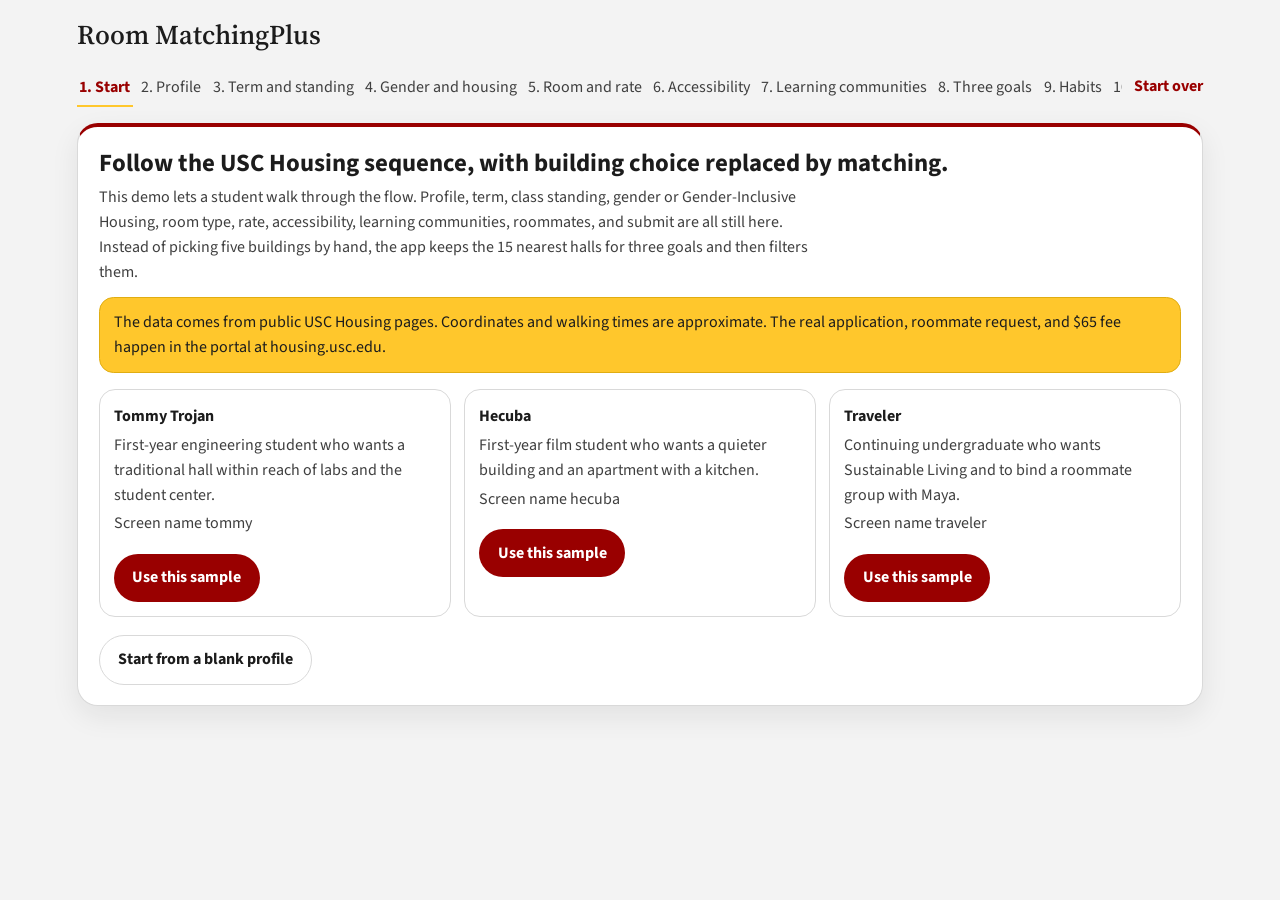
<file: dorms/index.html>
<!DOCTYPE html>
<html lang="en">
  <head>
    <meta charset="utf-8" />
    <meta name="viewport" content="width=device-width, initial-scale=1" />
    <title>USC dorm matching demo</title>
    <link rel="icon" href="data:image/svg+xml,%3Csvg xmlns='http://www.w3.org/2000/svg' viewBox='0 0 32 32'%3E%3Crect width='32' height='32' rx='6' fill='%23990000'/%3E%3Ctext x='16' y='21' text-anchor='middle' font-size='12' fill='white' font-family='sans-serif'%3ESC%3C/text%3E%3C/svg%3E" />
    <link rel="preconnect" href="https://fonts.googleapis.com" />
    <link rel="preconnect" href="https://fonts.gstatic.com" crossorigin />
    <link href="https://fonts.googleapis.com/css2?family=Source+Sans+3:wght@400;600;700&family=Source+Serif+4:opsz,wght@8..60,560&display=swap" rel="stylesheet" />
    <link rel="stylesheet" href="css/app.css" />
  </head>
  <body>
    <h1 class="room-title">Room MatchingPlus</h1>
    <main id="app" aria-live="polite"></main>
    <script type="module" src="js/app.js"></script>
  </body>
</html>
</file>
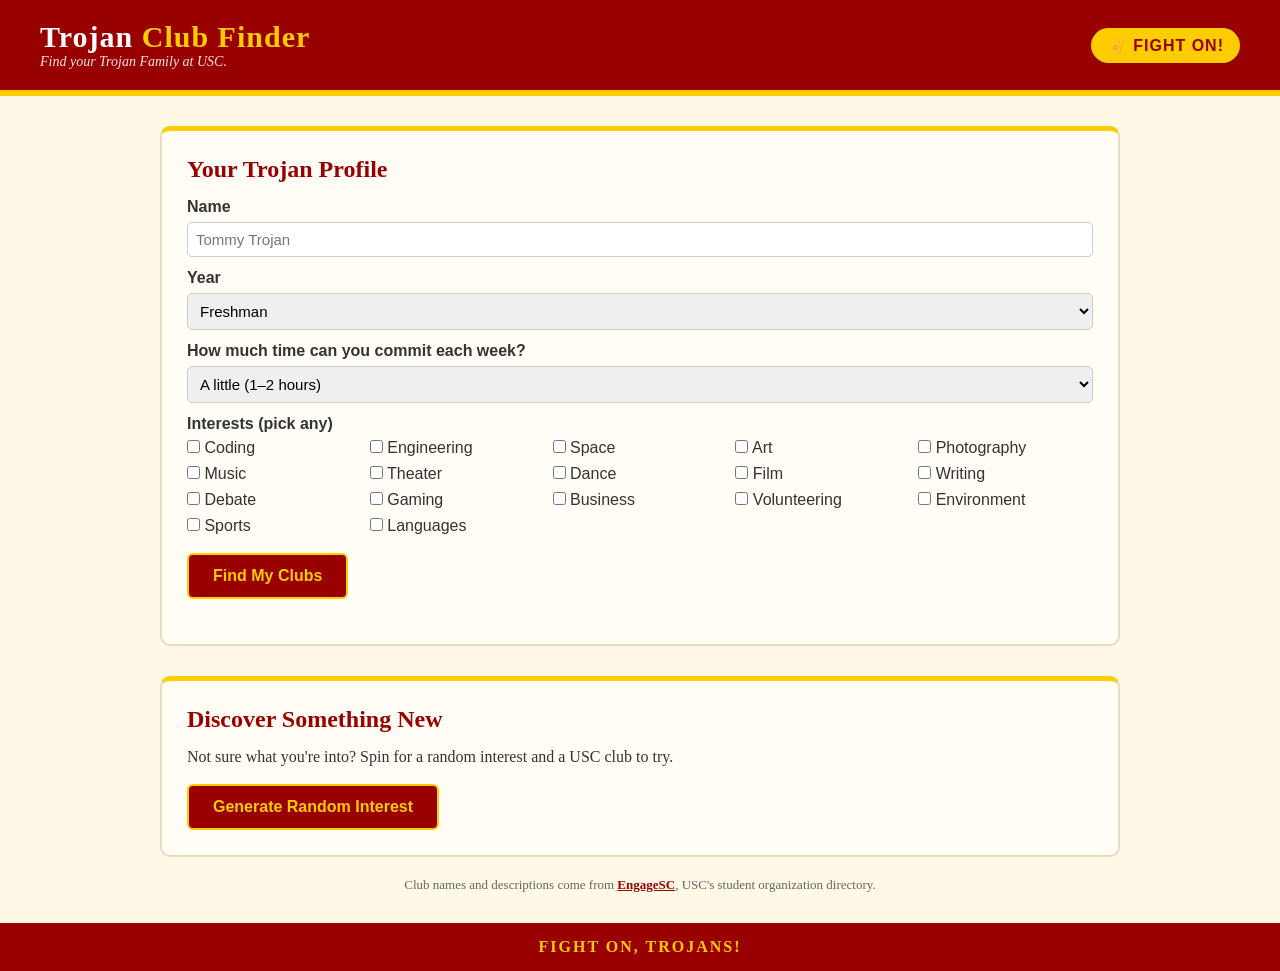
<file: clubs.html>
<!DOCTYPE html>
<html lang="en">
<head>
  <meta charset="UTF-8">
  <meta name="viewport" content="width=device-width, initial-scale=1.0">
  <title>Trojan Club Finder</title>
  <script>if(new URLSearchParams(location.search).has("embed"))document.documentElement.classList.add("embed");</script>
  <link href="https://fonts.googleapis.com/css2?family=Fraunces:opsz,wght@9..144,600;9..144,800&family=Inter:wght@400;500;600;700&display=swap" rel="stylesheet">
  <style>
    .intro{display:none}
    .embed body>header,.embed body>footer{display:none}
    .embed .intro{display:block;max-width:900px;margin:0 auto;padding:28px 20px 0}
    .intro .eyebrow{display:inline-flex;align-items:center;gap:6px;font:600 12px Inter,system-ui,sans-serif;letter-spacing:.06em;text-transform:uppercase;color:#990000;background:rgba(255,204,0,.28);padding:4px 10px;border-radius:999px}
    .intro h2{font-family:Fraunces,Georgia,serif;font-weight:800;font-size:clamp(26px,4vw,34px);color:#1f1a16;margin:10px 0 6px;line-height:1.15}
    .intro p{font:400 15px/1.55 Inter,system-ui,sans-serif;color:#5e574f;margin:0;max-width:560px}
    :root {
      --cardinal: #990000;
      --cardinal-dark: #730000;
      --gold: #FFCC00;
      --cream: #FFF8E7;
      --card-bg: #FFFDF5;
      --border: #E8DCC0;
    }
    * { box-sizing: border-box; margin: 0; padding: 0; }
    body { font-family: Georgia, "Times New Roman", serif; background-color: var(--cream); color: #333; }

    /* ---------- Top tab (cardinal red) ---------- */
    header {
      background-color: var(--cardinal);
      color: white;
      padding: 20px 40px;
      border-bottom: 6px solid var(--gold);
      display: flex;
      justify-content: space-between;
      align-items: center;
      flex-wrap: wrap;
      gap: 10px;
    }
    header h1 { font-size: 30px; letter-spacing: 1px; }
    header h1 span { color: var(--gold); }
    header p { font-size: 14px; opacity: 0.9; font-style: italic; }
    .fight-on {
      background-color: var(--gold);
      color: var(--cardinal);
      font-weight: bold;
      padding: 8px 16px;
      border-radius: 20px;
      font-family: Arial, sans-serif;
      letter-spacing: 1px;
    }

    /* ---------- Middle (cream) ---------- */
    main { background-color: var(--cream); max-width: 1000px; margin: 0 auto; padding: 30px 20px; }
    section {
      background-color: var(--card-bg);
      border: 2px solid var(--border);
      border-top: 5px solid var(--gold);
      border-radius: 10px;
      padding: 25px;
      margin-bottom: 30px;
    }
    h2 { color: var(--cardinal); margin-bottom: 15px; }
    label { font-weight: bold; display: block; margin: 12px 0 6px; font-family: Arial, sans-serif; }
    input[type="text"], select {
      width: 100%; padding: 8px; border: 1px solid #ccc; border-radius: 5px; font-size: 15px;
    }
    .checkbox-grid { display: grid; grid-template-columns: repeat(auto-fill, minmax(150px, 1fr)); gap: 8px; }
    .checkbox-grid label { font-weight: normal; margin: 0; cursor: pointer; }
    input[type="checkbox"] { accent-color: var(--cardinal); }

    button {
      background-color: var(--cardinal);
      color: var(--gold);
      border: 2px solid var(--gold);
      padding: 12px 24px;
      border-radius: 6px;
      font-size: 16px;
      font-weight: bold;
      cursor: pointer;
      margin-top: 18px;
    }
    button:hover { background-color: var(--cardinal-dark); }

    a { color: var(--cardinal); font-weight: bold; }

    /* ---------- Results ---------- */
    #results { display: grid; grid-template-columns: repeat(auto-fill, minmax(260px, 1fr)); gap: 15px; margin-top: 20px; }
    .club-card {
      background-color: white;
      border-left: 6px solid var(--cardinal);
      border-radius: 8px;
      padding: 15px;
      box-shadow: 0 2px 5px rgba(0,0,0,0.08);
    }
    .club-card h3 { margin-bottom: 6px; color: var(--cardinal); }
    .club-card .match {
      display: inline-block;
      background-color: var(--gold);
      color: var(--cardinal);
      font-weight: bold;
      padding: 2px 10px;
      border-radius: 12px;
      margin-bottom: 8px;
      font-family: Arial, sans-serif;
    }
    .badge {
      display: inline-block;
      font-size: 12px;
      font-family: Arial, sans-serif;
      font-weight: bold;
      padding: 2px 8px;
      border-radius: 10px;
      margin-left: 6px;
    }
    .badge.open  { background-color: #E3F2E1; color: #2E6B2A; }
    .badge.apply { background-color: #F7DCDC; color: var(--cardinal); }
    .club-card .desc { font-size: 14px; margin-bottom: 8px; }
    .club-card .info { font-size: 13px; color: #666; font-family: Arial, sans-serif; margin-bottom: 4px; }

    /* ---------- Random interest ---------- */
    #randomBox {
      text-align: center;
      margin-top: 20px;
      padding: 25px;
      background-color: #FFF1D6;
      border: 2px dashed var(--gold);
      border-radius: 10px;
      display: none;
    }
    #randomBox h3 { font-size: 26px; color: var(--cardinal); margin-bottom: 8px; }
    .empty { color: #888; font-style: italic; }

    .source { font-size: 13px; color: #666; text-align: center; margin-top: -10px; }

    footer {
      background-color: var(--cardinal);
      color: var(--gold);
      text-align: center;
      padding: 15px;
      font-weight: bold;
      letter-spacing: 2px;
    }
    /* ---------- Embedded in TrojanMatch: match the app's look ---------- */
    .embed body{font-family:Inter,system-ui,-apple-system,sans-serif;background:#fbf7ef;color:#1f1a16;-webkit-font-smoothing:antialiased}
    .embed main{max-width:900px;padding:20px 20px 48px;background:transparent}
    .embed section{background:#fff;border:1px solid rgba(60,30,10,.10);border-radius:22px;padding:24px;margin-bottom:18px}
    .embed section>h2{font-family:Fraunces,Georgia,serif;font-weight:800;font-size:22px;color:#1f1a16;margin-bottom:6px}
    .embed section>p{color:#5e574f;font-size:14px;line-height:1.55}
    .embed label{font-family:Inter,system-ui,sans-serif;font-weight:600;font-size:13px;color:#1f1a16;margin:16px 0 8px}
    .embed input[type="text"],.embed select{height:46px;border-radius:999px;border:1px solid rgba(60,30,10,.18);background-color:#fff;padding:0 18px;font:400 14px Inter,system-ui,sans-serif;color:#1f1a16;transition:border-color .15s, box-shadow .15s}
    .embed select{-webkit-appearance:none;appearance:none;padding-right:42px;background-image:url("data:image/svg+xml,%3Csvg xmlns='http://www.w3.org/2000/svg' width='12' height='8' viewBox='0 0 12 8'%3E%3Cpath d='M1 1l5 5 5-5' fill='none' stroke='%23990000' stroke-width='2' stroke-linecap='round' stroke-linejoin='round'/%3E%3C/svg%3E");background-repeat:no-repeat;background-position:right 18px center}
    .embed input[type="text"]:focus,.embed select:focus{outline:none;border-color:#990000;box-shadow:0 0 0 3px rgba(153,0,0,.15)}
    .embed .checkbox-grid{display:flex;flex-wrap:wrap;gap:8px}
    .embed .checkbox-grid label{position:relative;display:inline-flex;align-items:center;gap:6px;margin:0;padding:8px 14px;border-radius:999px;border:1px solid rgba(60,30,10,.18);background:#fff;font-weight:500;font-size:13px;color:#1f1a16;cursor:pointer;user-select:none;transition:all .15s}
    .embed .checkbox-grid label::before{content:"+";font-weight:700;color:#990000;width:10px;text-align:center}
    .embed .checkbox-grid label:hover{border-color:#990000;transform:translateY(-1px)}
    .embed .checkbox-grid input{position:absolute;opacity:0;width:1px;height:1px;pointer-events:none}
    .embed .checkbox-grid label:has(input:checked){background:#990000;border-color:#990000;color:#fff}
    .embed .checkbox-grid label:has(input:checked)::before{content:"\2713";color:#FFCC00}
    .embed .checkbox-grid label:has(input:focus-visible){box-shadow:0 0 0 3px rgba(153,0,0,.3)}
    .embed button{display:inline-flex;align-items:center;gap:8px;border-radius:999px;background:#990000;color:#fff;border:1.5px solid #990000;padding:12px 24px;font:600 15px Inter,system-ui,sans-serif;margin-top:22px;transition:background .15s, transform .1s}
    .embed button:hover{background:#6b0000}
    .embed button:active{transform:scale(.97)}
    .embed section+section button{background:transparent;color:#990000}
    .embed section+section button:hover{background:rgba(153,0,0,.06)}
    .embed #results{gap:12px;margin-top:22px}
    .embed #results>p{font-size:14px;color:#5e574f}
    .embed .club-card{background:#fff;border:1px solid rgba(60,30,10,.12);border-left:1px solid rgba(60,30,10,.12);border-radius:18px;padding:16px 18px;box-shadow:none;transition:transform .2s, border-color .2s}
    .embed .club-card:hover{transform:translateY(-3px);border-color:#990000}
    .embed .club-card h3{font-family:Fraunces,Georgia,serif;font-weight:800;font-size:18px;color:#1f1a16;margin-bottom:8px}
    .embed .club-card .match{background:rgba(255,204,0,.35);color:#990000;font:700 11px Inter,system-ui,sans-serif;padding:3px 10px;border-radius:999px}
    .embed .badge{font:600 11px Inter,system-ui,sans-serif;border-radius:999px;padding:3px 9px}
    .embed .club-card .desc{font-size:13px;color:#5e574f;line-height:1.5}
    .embed .club-card .info{font:400 12px Inter,system-ui,sans-serif;color:#8c847a}
    .embed #randomBox{border-radius:18px;border:1.5px dashed #FFCC00;background:#fffaf0}
    .embed #randomBox h3{font-family:Fraunces,Georgia,serif;font-weight:800;color:#990000}
    .embed .empty{font-style:normal;color:#8c847a;font-size:14px}
    .embed .source{font-size:12px;color:#8c847a;margin-top:4px}
    .embed a{color:#990000;font-weight:600}
  </style>
</head>
<body>

  <header>
    <div>
      <h1>Trojan <span>Club Finder</span></h1>
      <p>Find your Trojan Family at USC.</p>
    </div>
    <div class="fight-on">✌ FIGHT ON!</div>
  </header>

  <div class="intro"><span class="eyebrow">Club matching</span><h2>Clubs picked for you</h2><p>Tell us your year, free time, and interests. We'll match you with student orgs from EngageSC.</p></div>

  <main>
    <section>
      <h2>Your Trojan Profile</h2>

      <label for="name">Name</label>
      <input type="text" id="name" placeholder="Tommy Trojan">

      <label for="year">Year</label>
      <select id="year">
        <option>Freshman</option>
        <option>Sophomore</option>
        <option>Junior</option>
        <option>Senior</option>
        <option>Grad Student</option>
      </select>

      <label for="time">How much time can you commit each week?</label>
      <select id="time">
        <option value="1">A little (1–2 hours)</option>
        <option value="2">Some (3–5 hours)</option>
        <option value="3">A lot (6+ hours)</option>
      </select>

      <label>Interests (pick any)</label>
      <div class="checkbox-grid" id="interestList"></div>

      <button onclick="findMatches()">Find My Clubs</button>

      <div id="results"></div>
    </section>

    <section>
      <h2>Discover Something New</h2>
      <p>Not sure what you're into? Spin for a random interest and a USC club to try.</p>
      <button onclick="randomInterest()">Generate Random Interest</button>

      <div id="randomBox">
        <h3 id="randomTitle"></h3>
        <p id="randomDesc"></p>
        <p id="randomClub" style="margin-top:10px;"></p>
      </div>
    </section>

    <p class="source">
      Club names and descriptions come from
      <a href="https://engage.usc.edu/club_signup" target="_blank">EngageSC</a>,
      USC's student organization directory.
    </p>
  </main>

  <footer>FIGHT ON, TROJANS!</footer>

  <script>
    const interests = [
      "Coding", "Engineering", "Space", "Art", "Photography", "Music",
      "Theater", "Dance", "Film", "Writing", "Debate", "Gaming",
      "Business", "Volunteering", "Environment", "Sports", "Languages"
    ];

    // Real USC clubs from EngageSC (engage.usc.edu).
    // "time" is a rough estimate of weekly commitment: 1 = low, 2 = medium, 3 = high.
    // "join": "open" = anyone can join, "apply" = application, audition, or tryout.
    // Join types are best guesses - check each club's page to confirm.
    const clubs = [
      { name: "HackSC", tags: ["Coding", "Engineering", "Business"], time: 2, join: "apply",
        desc: "A hackathon where 800+ hackers, designers, and visionaries spend a weekend building projects together.",
        link: "https://hacksc.com" },
      { name: "Association for Computing Machinery (ACM)", tags: ["Coding", "Engineering"], time: 2, join: "open",
        desc: "USC's student chapter of ACM and the largest student-run computer science organization on campus.",
        link: "http://www.uscacm.org/" },
      { name: "Rocket Propulsion Laboratory", tags: ["Engineering", "Space"], time: 3, join: "apply",
        desc: "A student-run lab that designs, builds, and launches high-performance rockets, and the first undergrad group to reach space.",
        link: "http://uscrpl.com" },
      { name: "VEX Robotics Team @ USC", tags: ["Engineering", "Coding"], time: 3, join: "apply",
        desc: "A design team that builds robots for an international 2-minute robotics competition.",
        link: "http://uscvex.github.io" },
      { name: "Students for the Exploration and Development of Space (SEDS)", tags: ["Space", "Engineering"], time: 1, join: "open",
        desc: "The home of space enthusiasm at USC, with industry speakers and rocket-launch watch parties.",
        link: "https://engage.usc.edu/StudentsExplorationDevelopmentSpace/" },
      { name: "Life Drawing Collective", tags: ["Art"], time: 2, join: "open",
        desc: "Weekly figure drawing with live models, outdoor plein air painting, and artist demos.",
        link: "https://engage.usc.edu/lifedrawing/" },
      { name: "Fiber Arts Club at USC", tags: ["Art"], time: 1, join: "open",
        desc: "Knitting, crochet, weaving, embroidery, and more, with a welcoming space for all skill levels.",
        link: "https://engage.usc.edu/fac/" },
      { name: "Photography at USC", tags: ["Photography", "Art"], time: 1, join: "open",
        desc: "A tight-knit group of creatives who explore beautiful places and shoot together.",
        link: "http://www.uscphotoclub.com" },
      { name: "Troy Tones", tags: ["Music"], time: 2, join: "apply",
        desc: "A co-ed a cappella group that prides itself on being a family.",
        link: "http://troytones.org" },
      { name: "The SoCal VoCals", tags: ["Music"], time: 3, join: "apply",
        desc: "USC's premier a cappella group since 1996, performing pop music for audiences around the world.",
        link: "https://engage.usc.edu/TheSocalVocals/" },
      { name: "Trojan Marching Band", tags: ["Music", "Sports"], time: 3, join: "apply",
        desc: "300+ students from nearly every major and 350+ performances a year, including game days.",
        link: "https://uscband.usc.edu/" },
      { name: "Brand New Theatre", tags: ["Theater", "Writing"], time: 3, join: "open",
        desc: "Produces student-written plays: a One-Act Festival in fall and a full-length show in spring.",
        link: "https://www.brandnewtheatreusc.com/" },
      { name: "Impulse Theatre Company", tags: ["Theater"], time: 2, join: "apply",
        desc: "Produces contemporary, realism-based plays focused on characters and relationships.",
        link: "http://uscimpulse.squarespace.com" },
      { name: "Break Through Hip Hop", tags: ["Dance", "Music"], time: 2, join: "apply",
        desc: "A student-run, noncompetitive hip-hop dance team founded in 2006.",
        link: "https://engage.usc.edu/BreakThroughHipHop/" },
      { name: "Asian Pacific Cinema Association", tags: ["Film"], time: 2, join: "open",
        desc: "Creative and professional opportunities for students interested in any part of the film industry.",
        link: "https://uscapca.wixsite.com/site" },
      { name: "Amplify Writers Collective", tags: ["Writing", "Film"], time: 1, join: "open",
        desc: "Panels, workshops, and writers' groups about screenwriting and telling more diverse stories in Hollywood.",
        link: "https://engage.usc.edu/Amplifyhasawebsiteinprogress/" },
      { name: "Daily Trojan", tags: ["Writing", "Photography"], time: 3, join: "apply",
        desc: "USC's student newspaper, written, edited, and managed by students.",
        link: "https://dailytrojan.com" },
      { name: "Trojan Debate Squad: British Parliamentary Team", tags: ["Debate"], time: 3, join: "open",
        desc: "Weekly practice and British Parliamentary debate against universities across North America.",
        link: "https://trojanbpdebate.com" },
      { name: "Model United Nations of Southern California", tags: ["Debate", "Languages"], time: 2, join: "open",
        desc: "Discuss, debate, and (theoretically) resolve the world's most pressing issues.",
        link: "http://www.uscmun.org" },
      { name: "SC Esports", tags: ["Gaming"], time: 1, join: "open",
        desc: "A casual club for playing games and meeting new people at hosted events.",
        link: "https://uscesports.weebly.com" },
      { name: "Trojan Chess Club", tags: ["Gaming"], time: 1, join: "open",
        desc: "Friendly games plus a competitive team that plays in local, national, and international tournaments.",
        link: "https://sites.google.com/usc.edu/trojan-chess-club/home" },
      { name: "180 Degrees Consulting", tags: ["Business", "Volunteering"], time: 2, join: "apply",
        desc: "Part of the world's largest nonprofit consultancy, giving consulting help to nonprofits.",
        link: "http://180degreesusc.org" },
      { name: "Entrepreneurship & Innovation Student Association", tags: ["Business"], time: 1, join: "open",
        desc: "A student-led community that supports founders and innovators.",
        link: "https://engage.usc.edu/EISA/" },
      { name: "American Red Cross at USC", tags: ["Volunteering"], time: 2, join: "open",
        desc: "Blood drives, fundraisers, disaster relief, and preparedness education.",
        link: "http://arcusc.org" },
      { name: "Habitat for Humanity", tags: ["Volunteering", "Engineering"], time: 2, join: "open",
        desc: "Full-day Saturday home builds with Habitat LA or Habitat SGV, twice a month.",
        link: "https://engage.usc.edu/HabitatForHumanity/" },
      { name: "SC Garden Club", tags: ["Environment", "Volunteering"], time: 1, join: "open",
        desc: "Students who care about urban gardening and food justice and look after USC's on-campus community garden.",
        link: "https://engage.usc.edu/club_signup" },
      { name: "Environmental Student Assembly", tags: ["Environment"], time: 2, join: "apply",
        desc: "USC's student government assembly for environmental and sustainability issues.",
        link: "https://engage.usc.edu/club_signup" },
      { name: "Trojan Climbing", tags: ["Sports"], time: 2, join: "open",
        desc: "USC's only indoor and outdoor rock climbing club, open to every skill level.",
        link: "https://engage.usc.edu/TrojanClimbing/" },
      { name: "SC Women's Club Soccer", tags: ["Sports"], time: 3, join: "apply",
        desc: "A competitive club team that plays nationally in fall and spring, with less commitment than D1.",
        link: "https://engage.usc.edu/ScWomenSClubSoccer/" },
      { name: "Men's Soccer Club", tags: ["Sports"], time: 3, join: "apply",
        desc: "USC's official, highly competitive men's club soccer team, run by students.",
        link: "https://uscmenssoccer.wordpress.com" },
      { name: "American Sign Language Club", tags: ["Languages"], time: 1, join: "open",
        desc: "Interactive lessons in beginner ASL and Deaf culture.",
        link: "https://engage.usc.edu/AmericanSignLanguageClub/" },
      { name: "Chinese English Language Exchange", tags: ["Languages"], time: 1, join: "open",
        desc: "Language and culture exchange between Chinese speakers learning English and English speakers learning Chinese.",
        link: "https://engage.usc.edu/ChineseEnglishLanguageExchange/" }
    ];

    const interestDescriptions = {
      Coding: "Build apps, games, and websites with fellow Trojans.",
      Engineering: "Design, build, and test real hardware projects.",
      Space: "Rockets, astronauts, and everything beyond the sky.",
      Art: "Draw, paint, knit, and make things with your hands.",
      Photography: "Capture campus moments and game days.",
      Music: "Sing, play, and perform for the Trojan Family.",
      Theater: "Act, direct, or work behind the scenes.",
      Dance: "Move, perform, and stay active with a crew.",
      Film: "Make movies in the home of a world-famous film school.",
      Writing: "Report the news, write scripts, or tell stories.",
      Debate: "Sharpen your arguments and public speaking.",
      Gaming: "Compete, strategize, and make friends over games.",
      Business: "Pitch ideas, consult, and launch your own startup.",
      Volunteering: "Give back to the Los Angeles community.",
      Environment: "Help make campus and LA greener.",
      Sports: "Stay active and compete for the Cardinal & Gold.",
      Languages: "Learn a new language and meet Trojans from around the world."
    };

    const interestList = document.getElementById("interestList");
    interests.forEach(i => {
      interestList.innerHTML += `<label><input type="checkbox" value="${i}"> ${i}</label>`;
    });

    const timeLabels = { 1: "Low", 2: "Medium", 3: "High" };
    const joinLabels = { open: "Open to all", apply: "Application" };

    function joinBadge(club) {
      return `<span class="badge ${club.join}">${joinLabels[club.join]}</span>`;
    }

    function findMatches() {
      const name = document.getElementById("name").value.trim() || "Trojan";
      const time = parseInt(document.getElementById("time").value);
      const picked = [...document.querySelectorAll("#interestList input:checked")].map(cb => cb.value);
      const results = document.getElementById("results");

      if (picked.length === 0) {
        results.innerHTML = `<p class="empty">Pick at least one interest to get matches.</p>`;
        return;
      }

      const scored = clubs.map(club => {
        const shared = club.tags.filter(t => picked.includes(t));
        let score = (shared.length / club.tags.length) * 80;   // interest overlap
        if (club.time <= time) score += 20;                     // fits schedule
        else score -= (club.time - time) * 10;                  // too demanding
        return { ...club, shared, score: Math.max(0, Math.round(score)) };
      })
      .filter(c => c.shared.length > 0)
      .sort((a, b) => b.score - a.score)
      .slice(0, 6);

      if (scored.length === 0) {
        results.innerHTML = `<p class="empty">No matches yet. Try the random generator below!</p>`;
        return;
      }

      results.innerHTML = `<p style="grid-column:1/-1;">Top matches for <b>${name}</b>. Fight On! ✌</p>`;
      scored.forEach(c => {
        results.innerHTML += `
          <div class="club-card">
            <h3>${c.name}</h3>
            <p class="match">${c.score}% match</p>${joinBadge(c)}
            <p class="desc">${c.desc}</p>
            <p class="info">Shared interests: ${c.shared.join(", ")}</p>
            <p class="info">Time commitment: ${timeLabels[c.time]}</p>
            <p class="info"><a href="${c.link}" target="_blank">Learn more →</a></p>
          </div>`;
      });
    }

    function randomInterest() {
      const pick = interests[Math.floor(Math.random() * interests.length)];
      const related = clubs.filter(c => c.tags.includes(pick));
      const club = related[Math.floor(Math.random() * related.length)];

      document.getElementById("randomTitle").textContent = pick;
      document.getElementById("randomDesc").textContent = interestDescriptions[pick];
      document.getElementById("randomClub").innerHTML = club
        ? `<b>Try: ${club.name}</b> ${joinBadge(club)}<br>${club.desc}<br><a href="${club.link}" target="_blank">Learn more →</a>`
        : "";
      document.getElementById("randomBox").style.display = "block";
    }
  </script>
</body>
</html>
</file>
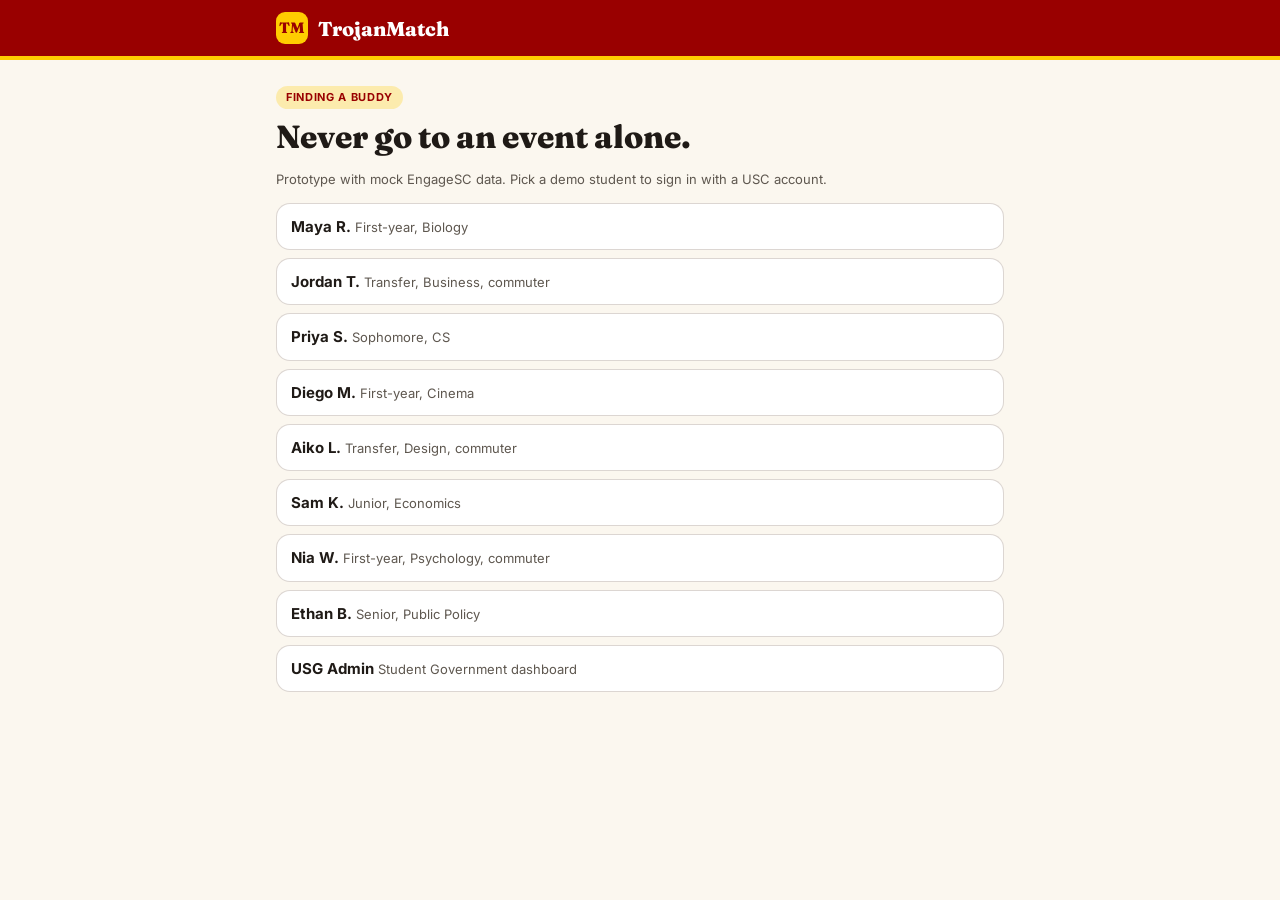
<file: eventRideMatch.html>
<!doctype html>
<html lang="en">
<head>
<meta charset="utf-8">
<meta name="viewport" content="width=device-width, initial-scale=1, viewport-fit=cover">
<title>Finding a Buddy · TrojanMatch</title>
<link rel="preconnect" href="https://fonts.googleapis.com">
<link rel="preconnect" href="https://fonts.gstatic.com" crossorigin>
<link href="https://fonts.googleapis.com/css2?family=Fraunces:opsz,wght@9..144,600;9..144,800&family=Inter:wght@400;500;600;700&display=swap" rel="stylesheet">
<style>
:root{color-scheme:light;--cardinal:#990000;--cardinal-dark:#6b0000;--gold:#FFCC00;--bg:#fbf7ef;--panel:#fff;--panel-2:#faf6ee;--text:#1f1a16;--text-2:#5e574f;--text-3:#8c847a;--line:rgba(60,30,10,.10);--line-2:rgba(60,30,10,.18);--sans:"Inter",system-ui,-apple-system,"Segoe UI",sans-serif;--serif:"Fraunces",Georgia,serif;box-sizing:border-box;padding-top:env(safe-area-inset-top,0px);padding-bottom:env(safe-area-inset-bottom,0px)}
*{box-sizing:border-box}
html{scroll-padding-top:env(safe-area-inset-top,0px)}
body{margin:0;background:var(--bg);color:var(--text);font:400 15px/1.55 var(--sans);-webkit-font-smoothing:antialiased}
body::before{content:"";position:fixed;inset:0 0 auto;height:env(safe-area-inset-top,0px);background:var(--cardinal);z-index:6}
button,input,select{font:inherit;color:inherit}button{cursor:pointer}
a{color:inherit}
:focus-visible{outline:3px solid rgba(153,0,0,.4);outline-offset:2px}
h1,h2,h3{font-family:var(--serif);font-weight:800;margin:0;line-height:1.15}
h2{font-size:clamp(24px,4vw,32px)}h3{font-size:18px}
.nav{background:var(--cardinal);color:#fff;border-bottom:4px solid var(--gold);position:sticky;top:env(safe-area-inset-top,0px);z-index:5}
.nav-in{max-width:760px;margin:0 auto;padding:12px 16px;display:flex;align-items:center;gap:12px}
.burger{width:40px;height:40px;border-radius:10px;border:1px solid rgba(255,255,255,.25);background:rgba(255,255,255,.08);display:flex;flex-direction:column;justify-content:center;align-items:center;gap:5px;padding:0}
.burger span{display:block;width:18px;height:2px;border-radius:2px;background:#fff}
.logo{display:flex;align-items:center;gap:10px;font-family:var(--serif);font-weight:800;font-size:20px;text-decoration:none}
.logo .m{width:32px;height:32px;border-radius:9px;background:var(--gold);color:var(--cardinal);display:flex;align-items:center;justify-content:center;font-size:15px}
.demo{background:var(--panel-2);border-bottom:1px solid var(--line);font-size:12px;color:var(--text-2)}
.demo>div{max-width:760px;margin:0 auto;padding:6px 16px;display:flex;gap:6px;align-items:center;flex-wrap:wrap}
.demo button{background:var(--panel);border:1px solid var(--line-2);border-radius:999px;padding:2px 10px;font-size:12px}
.wrap{max-width:760px;margin:0 auto;padding:24px 16px 70px}
.card{background:var(--panel);border:1px solid var(--line);border-radius:20px;padding:18px;margin:0 0 12px}
.card.hl{border:2px solid var(--cardinal)}
.row{display:flex;gap:8px;align-items:center;flex-wrap:wrap}.sp{justify-content:space-between}
.mute{color:var(--text-2);font-size:13px}
.chip{display:inline-block;background:var(--panel-2);border:1px solid var(--line-2);border-radius:999px;padding:2px 10px;font-size:12px;color:var(--text-2)}
.chip.m{background:rgba(255,204,0,.28);border-color:transparent;color:var(--cardinal);font-weight:600}
.btn{display:inline-flex;align-items:center;gap:6px;border-radius:999px;padding:10px 18px;font-weight:600;font-size:14px;border:1.5px solid var(--cardinal);text-decoration:none}
.btn-p{background:var(--cardinal);color:#fff}.btn-p:hover{background:var(--cardinal-dark)}
.btn-s{background:transparent;color:var(--cardinal)}.btn-s:hover{background:rgba(153,0,0,.06)}
.btn.sm{padding:6px 13px;font-size:13px}.btn:disabled{opacity:.45;cursor:default}
input[type=text],input[type=number],input[type=datetime-local],select{width:100%;background:var(--panel);border:1px solid var(--line-2);border-radius:12px;padding:10px 12px}
.ai{display:flex;gap:8px;margin:14px 0}
.tg{border:1px solid var(--line-2);background:var(--panel);border-radius:999px;padding:5px 13px;font-size:13px;text-decoration:none;display:inline-block}.tg.on{background:var(--cardinal);color:#fff;border-color:var(--cardinal)}
.pill{display:flex;gap:6px;flex-wrap:wrap;margin-bottom:20px}
.fl,.fm{display:grid;grid-template-columns:repeat(auto-fit,minmax(150px,1fr));gap:8px;margin:10px 0}
.fm label{font-size:12px;color:var(--text-2);display:block;margin-bottom:2px}.full{grid-column:1/-1}
.eyebrow{display:inline-flex;font-size:11px;font-weight:700;letter-spacing:.06em;text-transform:uppercase;color:var(--cardinal);background:rgba(255,204,0,.28);padding:3px 10px;border-radius:999px}
.scrim{position:fixed;inset:0;background:rgba(40,10,0,.45);z-index:20}
.menu{position:fixed;top:calc(12px + env(safe-area-inset-top,0px));left:12px;width:min(420px,calc(100vw - 24px));max-height:calc(100vh - 24px);overflow:auto;background:var(--panel);border-radius:22px;box-shadow:0 24px 60px rgba(40,10,0,.3);z-index:21}
.mh{background:var(--cardinal);color:#fff;padding:16px 18px;display:flex;justify-content:space-between;align-items:center;border-bottom:4px solid var(--gold)}
.mh small{display:block;font-size:11px;font-weight:600;letter-spacing:.08em;text-transform:uppercase;color:var(--gold)}.mh b{font-family:var(--serif);font-size:22px}
.mx{background:rgba(255,255,255,.12);border:0;color:#fff;width:34px;height:34px;border-radius:50%;font-size:18px}
.mi{display:flex;align-items:center;gap:12px;padding:13px 18px;border:0;border-bottom:1px solid var(--line);background:none;width:100%;text-align:left;text-decoration:none}
.mi:hover,.mi.on{background:var(--panel-2)}
.mi .ic{width:38px;height:38px;border-radius:12px;background:var(--cardinal);color:var(--gold);display:flex;align-items:center;justify-content:center;font-size:17px;flex:none}
.mi .tx{flex:1;display:flex;flex-direction:column}.mi b{font-weight:600;font-size:15px}.mi small{color:var(--text-2);font-size:12px}
.mi.sub{background:var(--panel-2);padding-left:44px}.mi.sub .ic{width:30px;height:30px;font-size:14px;background:rgba(255,204,0,.35);color:var(--cardinal)}
.stats{display:grid;grid-template-columns:repeat(auto-fit,minmax(130px,1fr));gap:10px;margin:14px 0}
.stat{background:var(--panel);border:1px solid var(--line);border-radius:16px;padding:12px}.stat b{font:800 28px var(--serif);color:var(--cardinal);display:block}
.bar{height:8px;background:var(--line);border-radius:6px;overflow:hidden;margin:4px 0 10px}.bar i{display:block;height:100%;background:var(--cardinal)}.bar i.low{background:var(--gold)}
.sw{position:relative;width:44px;height:26px;background:var(--line-2);border-radius:99px;border:0;flex:none}
.sw::after{content:"";position:absolute;top:3px;left:3px;width:20px;height:20px;border-radius:50%;background:#fff;transition:left .15s}
.sw.on{background:var(--cardinal)}.sw.on::after{left:21px}
.toast{position:fixed;left:50%;bottom:28px;transform:translateX(-50%);background:var(--text);color:var(--bg);padding:10px 16px;border-radius:999px;font-size:14px;z-index:40}
.safe{background:rgba(255,204,0,.22);border-radius:14px;padding:10px 14px;font-size:13px}
.back{background:none;border:0;color:var(--cardinal);font-weight:700;padding:0;margin-bottom:12px}
.ice{border-left:3px solid var(--gold);padding:2px 12px;margin:10px 0}
.bub{max-width:82%;padding:8px 12px;border-radius:16px;margin:6px 0;background:var(--panel);border:1px solid var(--line)}
.bub.me{margin-left:auto;background:var(--cardinal);color:#fff;border-color:var(--cardinal)}.bub small{display:block;opacity:.75;font-size:11px}
.login{display:grid;gap:8px;margin-top:14px}.login button{text-align:left;background:var(--panel);border:1px solid var(--line-2);border-radius:14px;padding:11px 14px}
.exp{font-size:12px;color:var(--text-3)}
.calm{display:inline-flex;gap:6px;flex-wrap:wrap}
@media(prefers-reduced-motion:reduce){*{transition:none!important}}
</style>
</head>
<body>
<div id="app"></div>
<script>
const $=id=>document.getElementById(id);
const esc=s=>String(s).replace(/[&<>"]/g,c=>({"&":"&amp;","<":"&lt;",">":"&gt;",'"':"&quot;"}[c]));
const DAY=864e5,HR=36e5,pad=n=>String(n).padStart(2,"0");
let off=0;const now=()=>Date.now()+off;
const ts=(d,h)=>{const m=new Date(Date.now());m.setHours(0,0,0,0);return m.getTime()+d*DAY+h*HR};
const fmt=ms=>{const d=new Date(ms);return d.toLocaleDateString("en-US",{weekday:"short",month:"short",day:"numeric"})+" · "+d.toLocaleTimeString("en-US",{hour:"numeric",minute:"2-digit"})};
const left=ms=>{const f=ms-now();if(f<=0)return"expired";const d=Math.floor(f/DAY),h=Math.floor(f%DAY/HR),m=Math.floor(f%HR/6e4);return d?d+"d "+h+"h":h?h+"h "+m+"m":m+"m"};
const locIn=ms=>{const d=new Date(ms);return d.getFullYear()+"-"+pad(d.getMonth()+1)+"-"+pad(d.getDate())+"T"+pad(d.getHours())+":"+pad(d.getMinutes())};

/* ---------- MOCK DATA. In production, replace with the real EngageSC API / USC SSO. ---------- */
const S=[
{id:1,name:"Maya R.",year:"First-year",major:"Biology",area:"Parkside",com:false,orgs:[1,3]},
{id:2,name:"Jordan T.",year:"Transfer",major:"Business",area:"Culver City",com:true,orgs:[1,4]},
{id:3,name:"Priya S.",year:"Sophomore",major:"CS",area:"Fluor Tower",com:false,orgs:[2,4]},
{id:4,name:"Diego M.",year:"First-year",major:"Cinema",area:"New North",com:false,orgs:[1,5]},
{id:5,name:"Aiko L.",year:"Transfer",major:"Design",area:"Koreatown",com:true,orgs:[2,5]},
{id:6,name:"Sam K.",year:"Junior",major:"Economics",area:"Jefferson Blvd",com:false,orgs:[4]},
{id:7,name:"Nia W.",year:"First-year",major:"Psychology",area:"Inglewood",com:true,orgs:[3,2]},
{id:8,name:"Ethan B.",year:"Senior",major:"Public Policy",area:"Adams Blvd",com:false,orgs:[6]}];
const O={1:"Trojan Hiking Club",2:"Dance Collective",3:"Pre-Med Society",4:"Entrepreneurship Club",5:"Film Society",6:"Student Policy Forum",7:"Welcome Committee"};
const seedEvents=()=>[
{id:1,t:"Welcome mixer for new Trojans",o:7,pub:1,s:ts(1,17),at:"Tommy Trojan lawn",tags:["social","low-key"],desc:"Meet other new students over snacks."},
{id:2,t:"Coffee and policy chat",o:6,pub:1,s:ts(1,16),at:"Ground Zero Cafe",tags:["career","low-key","food"],desc:"Casual conversation about campus policy."},
{id:3,t:"Founders pitch night",o:4,pub:1,s:ts(2,18.5),at:"Marshall Building",tags:["career"],desc:"Student startups pitch to alumni."},
{id:4,t:"Open dance showcase",o:2,pub:1,s:ts(3,19),at:"Bovard Auditorium",tags:["arts","music"],desc:"Student dance groups perform."},
{id:5,t:"Trojan basketball watch party",o:7,pub:1,s:ts(3,19.5),at:"Lyon Center",tags:["sports","social","food"],desc:"Watch the game with free pizza."},
{id:6,t:"Outdoor film screening",o:5,pub:1,s:ts(5,20),at:"Hahn Plaza",tags:["arts","low-key","social"],desc:"A movie under the stars."},
{id:7,t:"Hiking Club trail-planning night",o:1,pub:0,s:ts(4,18),at:"Leavey Library",tags:["outdoors","social"],desc:"Members plan the next hikes."},
{id:8,t:"MCAT study kickoff",o:3,pub:0,s:ts(6,18),at:"Leavey Library",tags:["academic"],desc:"Members form study groups."}];
const seedPosts=()=>{const e=seedEventsRef;const st=id=>e.find(x=>x.id===id).s;return[
{id:1,ev:1,by:4,area:"New North",time:"Arriving around 5:00 PM",why:"I don’t know many people yet and want to meet a few.",note:"",exp:st(1)},
{id:2,ev:1,by:2,area:"Culver City",time:"Heading over around 4:15 PM",why:"I transferred this fall and still feel new here.",note:"I commute, so I’ll park at the structure.",exp:st(1)},
{id:3,ev:4,by:5,area:"Koreatown",time:"Arriving 6:45 PM",why:"I love dance but have never been to a showcase.",note:"",exp:st(4)},
{id:4,ev:4,by:7,area:"Inglewood",time:"Arriving 6:30 PM",why:"My roommate is out of town.",note:"",exp:st(4)},
{id:5,ev:3,by:3,area:"Fluor Tower",time:"Walking over at 6:15 PM",why:"Want to meet people who like building things.",note:"",exp:st(3)},
{id:6,ev:6,by:5,area:"Koreatown",time:"Arriving 7:45 PM",why:"Bringing a blanket, happy to share.",note:"",exp:st(6)},
{id:7,ev:7,by:2,area:"Culver City",time:"Arriving 5:50 PM",why:"First meeting with the club.",note:"",exp:st(7)},
{id:8,ev:2,by:8,area:"Adams Blvd",time:"Arriving 3:50 PM",why:"I want to talk with people outside my major.",note:"",exp:st(2)}]};
const seedRides=()=>[
{id:1,t:"Uber to LAX for break",cat:"Airport",dest:"LAX Airport",s:ts(9,9),from:"Tommy Trojan",mode:"Rideshare split",spots:4,mem:[2,5],host:2,cost:45,note:"Room for two carry-ons."},
{id:2,t:"Uber to Burbank (BUR)",cat:"Airport",dest:"Burbank Airport",s:ts(8,6),from:"New North",mode:"Rideshare split",spots:3,mem:[4],host:4,cost:60,note:"Early flight, splitting the fare."},
{id:3,t:"Rideshare to the Kia Forum concert",cat:"Concert",dest:"Kia Forum, Inglewood",s:ts(5,18),from:"Jefferson Blvd gate",mode:"Rideshare split",spots:4,mem:[3,7],host:3,cost:36,note:"Going and coming back together, safer after dark."},
{id:4,t:"Road trip to Joshua Tree",cat:"Road trip",dest:"Joshua Tree National Park",s:ts(7,8),from:"Parking Structure",mode:"Carpool",spots:4,mem:[1],host:1,cost:60,note:"Splitting gas. Back Sunday night."},
{id:5,t:"Beach day in Santa Monica",cat:"Outing",dest:"Santa Monica Pier",s:ts(3,10),from:"Cardinal Gardens",mode:"Carpool",spots:4,mem:[8],host:8,cost:10,note:"Parking split four ways."},
{id:6,t:"Train to San Diego",cat:"Road trip",dest:"San Diego",s:ts(6,15),from:"Union Station",mode:"Transit",spots:5,mem:[6],host:6,cost:0,note:"Everyone buys their own ticket and sits together."}];
/* Sample listings, not live data. The optional /api can later swap in a live events API. */
const seedLA=()=>[
{id:101,t:"Arena concert night",venue:"Kia Forum, Inglewood",cat:"Concert",s:ts(5,19),tags:["music"],desc:"Sample listing: an evening concert."},
{id:102,t:"Basketball at Crypto.com Arena",venue:"Crypto.com Arena, Downtown LA",cat:"Sports",s:ts(4,19.5),tags:["sports"],desc:"Sample listing: pro basketball game."},
{id:103,t:"Evening at the Hollywood Bowl",venue:"Hollywood Bowl",cat:"Concert",s:ts(8,19),tags:["music","outdoors"],desc:"Sample listing: outdoor orchestra night."},
{id:104,t:"Sunset hike at Griffith Park",venue:"Griffith Observatory",cat:"Outdoors",s:ts(3,16.5),tags:["outdoors","low-key"],desc:"Sample listing: easy sunset hike with city views."},
{id:105,t:"Santa Monica beach day",venue:"Santa Monica State Beach",cat:"Outdoors",s:ts(2,10),tags:["outdoors","low-key","food"],desc:"Sample listing: a day at the beach."},
{id:106,t:"Venice Boardwalk street fair",venue:"Venice Beach",cat:"Social",s:ts(6,12),tags:["social","food","arts"],desc:"Sample listing: street food and live performers."},
{id:107,t:"Baseball at Dodger Stadium",venue:"Dodger Stadium",cat:"Sports",s:ts(7,18),tags:["sports","food"],desc:"Sample listing: a night game."},
{id:108,t:"Football at the Rose Bowl",venue:"Rose Bowl, Pasadena",cat:"Sports",s:ts(9,13),tags:["sports","social"],desc:"Sample listing: afternoon football."},
{id:109,t:"Night market in Chinatown",venue:"Chinatown, Los Angeles",cat:"Social",s:ts(5,18),tags:["food","social","low-key"],desc:"Sample listing: night market with food stalls."},
{id:110,t:"Downtown art walk",venue:"Downtown LA Arts District",cat:"Arts",s:ts(4,17),tags:["arts","low-key"],desc:"Sample listing: gallery walk."}];
let seedEventsRef=seedEvents();
let E=seedEventsRef,P=seedPosts(),R=seedRides(),LA=seedLA(),msgs={};
const ICE=["What’s the best thing you’ve eaten near campus this month?","Which class has surprised you most this semester?","If you had a free Saturday in LA, where would you go first?"];
const REPL=["Sounds good to me!","Works for me, see you there.","I’ll be a few minutes early.","Thanks for organizing!"];
const MODES=["Rideshare split","Carpool","Transit"],CATS=["Airport","Concert","Road trip","Outing"];
const st={me:null,admin:false,tab:"feed",ev:null,pf:false,th:null,menu:false,sub:undefined,q:"",qr:null,lq:"",lr:null,busy:"",cal:null,form:false,pre:null,rf:{},carpool:true,aiOn:true,groups:{},reports:[{id:1,txt:"Spam message in chat (Aiko L.)"},{id:2,txt:"Off-topic post (Sam K.)"}],pilot:"",cleaned:0,expired:[]};
const nm=id=>S.find(s=>s.id===id).name.split(" ")[0];
const canSee=(s,e)=>e.pub||s.orgs.includes(e.o);
const vis=s=>E.filter(e=>canSee(s,e)&&e.s>now()).sort((a,b)=>a.s-b.s);
function toast(m){const d=document.createElement("div");d.className="toast";d.textContent=m;document.body.appendChild(d);setTimeout(()=>d.remove(),1900)}

/* ---------- post expiry ---------- */
function sweep(){const t=now(),keep=[];P.forEach(p=>{if(p.exp>t)keep.push(p);else{st.cleaned++;if(st.me&&p.by===st.me.id)st.expired.push(p)}});P=keep;const r=R.filter(x=>x.s+DAY>t);st.cleaned+=R.length-r.length;R=r}
setInterval(()=>{if(st.me||st.admin)render()},60000);
function clock(ms){off=ms===0?0:off+ms;toast(ms===0?"Clock reset":"Demo clock: "+fmt(now()));render()}

/* ---------- calendar export ---------- */
const CAL={};
const utc=ms=>{const d=new Date(ms);return d.getUTCFullYear()+pad(d.getUTCMonth()+1)+pad(d.getUTCDate())+"T"+pad(d.getUTCHours())+pad(d.getUTCMinutes())+"00Z"};
const icsEsc=s=>String(s||"").replace(/\\/g,"\\\\").replace(/;/g,"\\;").replace(/,/g,"\\,").replace(/\r?\n/g,"\\n");
const fold=l=>{let o="";while(l.length>75){o+=l.slice(0,75)+"\r\n ";l=l.slice(75)}return o+l};
function ics(o){return["BEGIN:VCALENDAR","VERSION:2.0","PRODID:-//TrojanMatch//Finding a Buddy//EN","CALSCALE:GREGORIAN","BEGIN:VEVENT","UID:"+o.uid+"@trojanmatch","DTSTAMP:"+utc(Date.now()),"DTSTART:"+utc(o.s),"DTEND:"+utc(o.e),"SUMMARY:"+icsEsc(o.t),"LOCATION:"+icsEsc(o.loc),"DESCRIPTION:"+icsEsc(o.desc),"BEGIN:VALARM","ACTION:DISPLAY","DESCRIPTION:Reminder","TRIGGER:-PT1H","END:VALARM","END:VEVENT","END:VCALENDAR"].map(fold).join("\r\n")+"\r\n"}
function dlIcs(k){const o=CAL[k],b=new Blob([ics(o)],{type:"text/calendar;charset=utf-8"}),a=document.createElement("a");a.href=URL.createObjectURL(b);a.download=o.t.replace(/[^a-z0-9]+/gi,"-").toLowerCase()+".ics";document.body.appendChild(a);a.click();a.remove();setTimeout(()=>URL.revokeObjectURL(a.href),1000)}
const gUrl=o=>"https://calendar.google.com/calendar/render?action=TEMPLATE&text="+encodeURIComponent(o.t)+"&dates="+utc(o.s)+"/"+utc(o.e)+"&details="+encodeURIComponent(o.desc||"")+"&location="+encodeURIComponent(o.loc||"");
const oUrl=o=>"https://outlook.live.com/calendar/0/deeplink/compose?path=%2Fcalendar%2Faction%2Fcompose&rru=addevent&subject="+encodeURIComponent(o.t)+"&startdt="+encodeURIComponent(new Date(o.s).toISOString())+"&enddt="+encodeURIComponent(new Date(o.e).toISOString())+"&body="+encodeURIComponent(o.desc||"")+"&location="+encodeURIComponent(o.loc||"");
function calBtn(k,o){CAL[k]=o;return `<button class="btn btn-s sm" onclick="st.cal=st.cal==='${k}'?null:'${k}';render()">Add to calendar</button>`+(st.cal===k?`<span class="calm"><button class="tg" onclick="dlIcs('${k}')">.ics file</button><a class="tg" target="_blank" rel="noopener" href="${esc(gUrl(o))}">Google</a><a class="tg" target="_blank" rel="noopener" href="${esc(oUrl(o))}">Outlook</a></span>`:"")}
const evCal=e=>({uid:"e"+e.id,t:e.t,s:e.s,e:e.s+1.5*HR,loc:e.at,desc:"Hosted by "+O[e.o]+". "+e.desc});
const rideCal=r=>({uid:"r"+r.id,t:r.t,s:r.s,e:r.s+2*HR,loc:r.from,desc:"Meet at "+r.from+". Going to "+r.dest+". "+r.mode+"."});

/* ---------- AI search (calls /api/search, falls back to local matching) ---------- */
const STOP=new Set("the and for with that this who are can want something some where like looking good place thing".split(" "));
const VIBE={"low-key":"low-key",chill:"low-key",quiet:"low-key",relaxed:"low-key",social:"social","meet people":"social",friends:"social",music:"music",concert:"music",dance:"arts",art:"arts",film:"arts",movie:"arts",career:"career",startup:"career",networking:"career",study:"academic",hike:"outdoors",hiking:"outdoors",outdoor:"outdoors",beach:"outdoors",sports:"sports",game:"sports",basketball:"sports",baseball:"sports",food:"food",coffee:"food",pizza:"food"};
const DN=[["sun(day)?","Sunday"],["mon(day)?","Monday"],["tue(s|sday)?","Tuesday"],["wed(nesday)?","Wednesday"],["thu(rs|rsday)?","Thursday"],["fri(day)?","Friday"],["sat(urday)?","Saturday"]];
function local(q,items){const s=q.toLowerCase(),chips=[],tags=new Set(),wd=new Date(now()).getDay();let days=null;
 if(/\b(today|tonight)\b/.test(s)){days=[wd];chips.push("today")}else if(/\btomorrow\b/.test(s)){days=[(wd+1)%7];chips.push("tomorrow")}else if(/\bweekend\b/.test(s)){days=[0,6];chips.push("this weekend")}else DN.forEach(([r,n],i)=>{if(new RegExp("\\b"+r+"\\b").test(s)){days=[i];chips.push(n)}});
 Object.keys(VIBE).forEach(k=>{if(s.includes(k)){tags.add(VIBE[k]);chips.push(VIBE[k])}});
 const words=s.split(/[^a-z]+/).filter(w=>w.length>2&&!STOP.has(w)),out=[];
 items.forEach(i=>{if(days&&!days.includes(new Date(i.s).getDay()))return;let sc=days?1:0;(i.tags||[]).forEach(t=>{if(tags.has(t))sc+=2});const hay=(i.t+" "+(i.at||i.venue||"")+" "+(i.desc||"")).toLowerCase();words.forEach(w=>{if(hay.includes(w))sc++});if(sc>0)out.push([i.id,sc,i.s])});
 out.sort((a,b)=>b[1]-a[1]||a[2]-b[2]);return{ids:out.map(x=>x[0]),chips:[...new Set(chips)]}}
async function runSearch(kind,q,items){
 if(st.aiOn){try{const c=new AbortController(),tm=setTimeout(()=>c.abort(),7000);
  const r=await fetch("/api/search",{method:"POST",headers:{"Content-Type":"application/json"},signal:c.signal,body:JSON.stringify({kind,query:q,today:new Date(now()).toString(),items:items.map(i=>({id:i.id,title:i.t,tags:i.tags,when:fmt(i.s),place:i.at||i.venue,desc:i.desc}))})});
  clearTimeout(tm);if(!r.ok)throw 0;const j=await r.json(),ok=new Set(items.map(i=>i.id));if(!Array.isArray(j.ids))throw 0;
  return{ids:j.ids.filter(i=>ok.has(i)),chips:j.understood||[],src:"AI"}}catch(e){}}
 return{...local(q,items),src:"local"}}
async function doSearch(kind){const inp=$(kind==="campus"?"q":"lq");const q=inp.value;if(kind==="campus")st.q=q;else st.lq=q;
 if(!q.trim()){if(kind==="campus")st.qr=null;else st.lr=null;render();return}
 st.busy=kind;render();const items=kind==="campus"?vis(st.me):LA.filter(x=>x.s>now());const res=await runSearch(kind,q,items);
 if(kind==="campus")st.qr=res;else st.lr=res;st.busy="";render()}
const searchBar=(k,ph)=>`<div class="ai"><input type="text" id="${k==="campus"?"q":"lq"}" aria-label="${ph}" placeholder="${ph}" value="${esc(k==="campus"?st.q:st.lq)}" onkeydown="if(event.key==='Enter')doSearch('${k}')"><button class="btn btn-p" onclick="doSearch('${k}')">${st.busy===k?"Searching…":"Search"}</button></div>`;
const understood=r=>r?`<div class="row" style="margin-bottom:12px"><span class="mute">Understood as:</span>${r.chips.length?r.chips.map(c=>`<span class="chip m">${esc(c)}</span>`).join(""):'<span class="mute">your keywords</span>'}<span class="exp">${r.src==="AI"?"AI search":"Local search (AI offline)"}</span></div>`:"";

/* ---------- shell ---------- */
function login(){return `${EMBED?"":`<nav class="nav"><div class="nav-in"><a class="logo" href="../index.html"><span class="m">TM</span>TrojanMatch</a></div></nav>`}<div class="wrap"><span class="eyebrow">Finding a buddy</span><h2 style="margin:10px 0 6px">Never go to an event alone.</h2><p class="mute">Prototype with mock EngageSC data. Pick a demo student to sign in with a USC account.</p><div class="login">${S.map(s=>`<button onclick="signin(${s.id})"><b>${s.name}</b> <span class="mute">${s.year}, ${s.major}${s.com?", commuter":""}</span></button>`).join("")}<button onclick="signin(0)"><b>USG Admin</b> <span class="mute">Student Government dashboard</span></button></div></div>`}
function signin(id){st.groups={};msgs={};st.th=null;st.menu=false;st.ev=null;st.pf=false;st.form=false;st.cal=null;st.expired=[];if(id===0){st.admin=true;st.me=null;st.tab="admin"}else{st.admin=false;st.me=S.find(s=>s.id===id);st.tab=st.pendingTab||(TABS.includes(QS.get("tab"))?QS.get("tab"):"feed")}render()}
function reset(){seedEventsRef=seedEvents();E=seedEventsRef;P=seedPosts();R=seedRides();LA=seedLA();msgs={};off=0;Object.assign(st,{groups:{},ev:null,pf:false,form:false,th:null,menu:false,q:"",qr:null,lq:"",lr:null,cal:null,carpool:true,aiOn:true,pilot:"",cleaned:0,expired:[],reports:[{id:1,txt:"Spam message in chat (Aiko L.)"},{id:2,txt:"Off-topic post (Sam K.)"}]});render();toast("Demo reset")}
function nav(t){st.tab=t;st.ev=null;st.th=null;st.menu=false;st.form=false;st.pf=false;st.cal=null;if(t==="rides")st.rf={};render();window.scrollTo(0,0)}
const QS=new URLSearchParams(location.search),EMBED=QS.has("embed"),TABS=["feed","rides","groups"];
window.addEventListener("message",e=>{const d=e.data;if(!d||d.tm!=="tab"||!TABS.includes(d.tab))return;if(st.me)nav(d.tab);else st.pendingTab=d.tab;});
function header(){return `${EMBED?"":`<nav class="nav"><div class="nav-in"><button class="burger" aria-label="Open menu" onclick="st.menu=true;render()"><span></span><span></span><span></span></button><a class="logo" href="../index.html"><span class="m">TM</span>TrojanMatch</a></div></nav>`}
<div class="demo"><div><b>Demo</b> ${st.admin?"USG Admin":esc(st.me.name)} · now ${fmt(now())}<button onclick="st.me=null;st.admin=false;render()">Switch user</button><button onclick="reset()">Reset demo</button><button onclick="clock(6*HR)">+6 hours</button><button onclick="clock(DAY)">+1 day</button><button onclick="clock(0)">Reset clock</button></div></div>`}
const pills=()=>`<div class="pill">${[["feed","Events"],["rides","Rides"],["groups","Messages"]].map(([k,l])=>`<button class="tg ${st.tab===k?"on":""}" onclick="nav('${k}')">${l}</button>`).join("")}</div>`;
function menu(){const inSec=["feed","rides","groups"].includes(st.tab),open=st.sub===undefined?inSec:st.sub,row=(h,i,t,s)=>`<a class="mi" href="${h}"><span class="ic">${i}</span><span class="tx"><b>${t}</b><small>${s}</small></span></a>`;
 return `<div class="scrim" onclick="st.menu=false;render()"></div><aside class="menu" aria-label="Site menu"><div class="mh"><div><small>TrojanMatch</small><b>Choose your match</b></div><button class="mx" aria-label="Close menu" onclick="st.menu=false;render()">×</button></div>
 ${row("../index.html#events","◆","Event matching","Events picked for your interests")}${row("../index.html#clubs","●","Club matching","Clubs that fit your goals")}${row("../index.html#dorms","■","Dorm matching","Roommates who match your lifestyle")}
 ${st.admin?`<button class="mi on" onclick="st.menu=false;render()"><span class="ic">♥</span><span class="tx"><b>Finding a buddy</b><small>USG dashboard</small></span></button>`:`<div class="row" style="gap:0;flex-wrap:nowrap"><button class="mi ${st.tab==="feed"?"on":""}" onclick="nav('feed')"><span class="ic">♥</span><span class="tx"><b>Finding a buddy</b><small>Go to campus events with someone</small></span></button><button class="mi" style="width:56px;justify-content:center" aria-label="Show or hide sub tabs" aria-expanded="${open}" onclick="st.sub=!${open};render()">${open?"▾":"▸"}</button></div>
 ${open?`<button class="mi sub ${st.tab==="rides"?"on":""}" onclick="nav('rides')"><span class="ic">➜</span><span class="tx"><b>Ride buddies</b><small>Split rides to airports, concerts, trips</small></span></button><button class="mi sub ${st.tab==="groups"?"on":""}" onclick="nav('groups')"><span class="ic">✉</span><span class="tx"><b>Messages</b><small>Your group chats</small></span></button>`:""}`}</aside>`}

/* ---------- events ---------- */
function evCard(e){const me=st.me,n=P.filter(p=>p.ev===e.id&&p.by!==me.id&&p.exp>now()).length,mine=P.some(p=>p.ev===e.id&&p.by===me.id);
 return `<div class="card"><div class="row sp"><h3>${esc(e.t)}</h3><span class="chip ${e.pub?"":"m"}">${e.pub?"Public":"Members only"}</span></div><div class="mute">${O[e.o]} · ${fmt(e.s)} · ${esc(e.at)}</div>
 <div class="row" style="margin-top:12px"><button class="btn btn-p sm" onclick="openEv(${e.id},0)">Find a buddy${n?" ("+n+" open)":""}</button><button class="btn btn-s sm" onclick="openEv(${e.id},1)">${mine?"Edit my post":"I’m looking for a buddy"}</button>${calBtn("e"+e.id,evCal(e))}</div></div>`}
function feed(){const all=vis(st.me),L=st.qr?st.qr.ids.map(id=>all.find(e=>e.id===id)).filter(Boolean):all;
 return `<h2>Events</h2><p class="mute" style="margin-top:6px">On-campus events you can see through EngageSC: public events plus events from your orgs.</p>
 ${searchBar("campus","Try: something low-key this weekend where I can meet people")}${understood(st.qr)}
 ${L.length?L.map(evCard).join(""):'<div class="card">No events match that yet. Try a topic like film, career, or a day like Friday.</div>'}
 ${st.expired.length?`<h3 style="margin:20px 0 10px">Your expired posts</h3>${st.expired.map(p=>{const e=E.find(x=>x.id===p.ev);return `<div class="card"><b>${esc(e.t)}</b><div class="mute">Expired. ${e.s>now()?"The event hasn’t started, so you can repost.":"The event has started."}</div><button class="btn btn-s sm" style="margin-top:8px" ${e.s>now()?"":"disabled"} onclick="repost(${p.id})">Repost</button></div>`}).join("")}`:""}`}
function openEv(id,pf){st.ev=id;st.pf=!!pf;st.cal=null;render();window.scrollTo(0,0)}
function repost(id){const p=st.expired.find(x=>x.id===id),e=E.find(x=>x.id===p.ev);st.expired=st.expired.filter(x=>x!==p);P.unshift({...p,exp:e.s});toast("Reposted until the event starts");render()}
function postForm(e,m){const me=st.me;return `<div class="card hl"><h3>${m?"Edit your post":"Let others know you’re open"}</h3><p class="mute" style="margin:4px 0 6px">Others see your name, year, major, and these details.</p>
 <div class="fm"><div><label for="p_area">Where you live</label><input type="text" id="p_area" value="${esc(m?m.area:me.area)}"></div><div><label for="p_time">When you plan to go</label><input type="text" id="p_time" placeholder="Arriving around ${new Date(e.s-9e5).toLocaleTimeString("en-US",{hour:"numeric",minute:"2-digit"})}" value="${m?esc(m.time):""}"></div>
 <div class="full"><label for="p_why">Why you want to go</label><input type="text" id="p_why" placeholder="New here and want to meet people" value="${m?esc(m.why):""}"></div><div class="full"><label for="p_note">Anything else</label><input type="text" id="p_note" placeholder="Optional" value="${m?esc(m.note):""}"></div>
 <div class="full"><label for="p_keep">Keep my post up</label><select id="p_keep"><option value="start">Until the event starts</option><option value="3d">For 3 days</option><option value="24h">For 24 hours</option></select></div></div>
 <div class="row"><button class="btn btn-p" onclick="savePost(${e.id})">${m?"Save changes":"Post to this event"}</button><button class="btn btn-s" onclick="st.pf=false;render()">Cancel</button></div></div>`}
function savePost(eid){const v=i=>$(i).value.trim(),e=E.find(x=>x.id===eid),k=$("p_keep").value;P=P.filter(x=>!(x.ev===eid&&x.by===st.me.id));
 P.unshift({id:Date.now(),ev:eid,by:st.me.id,area:v("p_area")||st.me.area,time:v("p_time"),why:v("p_why"),note:v("p_note"),exp:k==="3d"?Math.min(e.s,now()+3*DAY):k==="24h"?Math.min(e.s,now()+DAY):e.s});st.pf=false;toast("You’re listed as looking for a buddy");render()}
function wdPost(eid){P=P.filter(x=>!(x.ev===eid&&x.by===st.me.id));toast("Post withdrawn");render()}
function connect(eid,sid){const g=st.groups[eid]||(st.groups[eid]=[]);if(g.length>=3){toast("Groups have up to 4 people");return}g.push(sid);toast("You’re going together. Say hi in the group chat!");render()}
function groupCard(e,g){const all=[st.me.id,...g],o={uid:"g"+e.id,t:e.t+" (with buddies)",s:e.s,e:e.s+1.5*HR,loc:e.at,desc:"Group: "+all.map(nm).join(", ")+". Meet at the entrance of "+e.at+", 10 minutes before it starts."};
 return `<div class="card hl"><h3>Your group (${all.length})</h3><div class="mute">${all.map(nm).join(", ")}</div><div class="ice"><b>Icebreaker:</b> ${ICE[(e.id+g.length)%3]}</div><p style="margin:6px 0 12px">Suggested meetup: the entrance at ${esc(e.at)}, 10 minutes before ${new Date(e.s).toLocaleTimeString("en-US",{hour:"numeric",minute:"2-digit"})}.</p><div class="row"><button class="btn btn-p sm" onclick="openTh('e${e.id}')">Open group chat</button>${calBtn("g"+e.id,o)}</div></div>`}
function eventView(){const e=E.find(x=>x.id===st.ev),g=st.groups[e.id]||[],mine=P.find(p=>p.ev===e.id&&p.by===st.me.id),others=P.filter(p=>p.ev===e.id&&p.by!==st.me.id&&p.exp>now());
 return `<button class="back" onclick="st.ev=null;st.pf=false;render()">← Back to events</button>
 <div class="card"><div class="row sp"><h3>${esc(e.t)}</h3><span class="chip ${e.pub?"":"m"}">${e.pub?"Public":"Members only"}</span></div><div class="mute">${O[e.o]} · ${fmt(e.s)} · ${esc(e.at)}</div><div class="row" style="margin-top:10px">${calBtn("e"+e.id,evCal(e))}</div></div>
 ${g.length?groupCard(e,g):""}
 ${st.pf?postForm(e,mine):mine?`<div class="card"><b>You’re listed as looking for a buddy.</b><div class="mute">${esc(mine.time||"No time added")} · ${esc(mine.area)} · <span class="exp">expires in ${left(mine.exp)}</span></div><div class="row" style="margin-top:10px"><button class="btn btn-s sm" onclick="st.pf=true;render()">Edit post</button><button class="btn btn-s sm" onclick="wdPost(${e.id})">Withdraw</button></div></div>`:`<button class="btn btn-p" style="margin-bottom:6px" onclick="st.pf=true;render()">I’m looking for a buddy</button>`}
 <h3 style="margin:20px 0 10px">Who’s open (${others.length})</h3>
 ${others.length?others.map(p=>{const s=S.find(x=>x.id===p.by),inG=g.includes(s.id);return `<div class="card"><div class="row sp"><div><b>${s.name}</b> <span class="mute">${s.year}, ${s.major}</span></div><button class="btn ${inG?"btn-s":"btn-p"} sm" ${inG?"disabled":""} onclick="connect(${e.id},${s.id})">${inG?"In your group":"Go together"}</button></div>
 <div class="row" style="margin:8px 0 4px"><span class="chip">Lives: ${esc(p.area)}</span>${p.time?`<span class="chip">${esc(p.time)}</span>`:""}<span class="exp">expires in ${left(p.exp)}</span></div>${p.why?`<p style="margin:6px 0 0">${esc(p.why)}</p>`:""}${p.note?`<p class="mute" style="margin:4px 0 0">${esc(p.note)}</p>`:""}</div>`}).join(""):'<div class="card">No one has posted for this event yet. Be the first with the button above.</div>'}
 <p class="safe">Groups only, no payments. Report or block anyone from the group chat.</p>`}

/* ---------- rides (off campus) ---------- */
function setF(k,v){if(v==="")delete st.rf[k];else st.rf[k]=v;render()}
function togF(k){if(st.rf[k])delete st.rf[k];else st.rf[k]=1;render()}
function prefill(id){const x=LA.find(l=>l.id===id);st.pre={t:"Ride to "+x.t,cat:["Concert","Sports","Arts","Social"].includes(x.cat)&&x.cat==="Concert"?"Concert":"Outing",dest:x.venue,s:x.s-2*HR};st.form=true;render();window.scrollTo(0,0)}
function joinR(id){const r=R.find(x=>x.id===id);if(r.mem.length<r.spots){r.mem.push(st.me.id);toast("You joined this ride");render()}}
function leave(id){const r=R.find(x=>x.id===id);r.mem=r.mem.filter(x=>x!==st.me.id);toast("You left the ride");render()}
function delRide(id){R=R.filter(x=>x.id!==id);toast("Ride cancelled");render()}
function mkRide(){const g=i=>$(i).value,t=g("n_t").trim(),s=new Date(g("n_dt")).getTime();if(!t||isNaN(s)){toast("Add a title and a departure time");return}
 R.push({id:Date.now(),t,cat:g("n_c"),dest:g("n_d").trim()||"To be decided",s,from:g("n_f").trim()||"Tommy Trojan",mode:g("n_m"),spots:+g("n_s"),mem:[st.me.id],host:st.me.id,cost:+g("n_$")||0,note:g("n_n").trim()});st.form=false;st.pre=null;st.rf={};toast("Ride posted");render()}
function rideCard(r){const me=st.me,left_=r.spots-r.mem.length,joined=r.mem.includes(me.id);
 return `<div class="card"><div class="row sp"><h3>${esc(r.t)}</h3><span class="chip">${r.mode}</span></div><div class="mute">${fmt(r.s)} · Meet at ${esc(r.from)}</div><div class="mute">To ${esc(r.dest)} · ${r.cat} · <span class="exp">departs in ${left(r.s)}</span></div>${r.note?`<p style="margin:6px 0">${esc(r.note)}</p>`:""}
 <div class="row" style="margin:8px 0">${r.mem.map(id=>`<span class="chip">${nm(id)}${id===r.host?" (host)":""}</span>`).join("")}<span class="mute">${left_>0?left_+" of "+r.spots+" spots open":"Full"}</span></div>
 ${r.cost?`<div class="mute">Estimated ${r.mode==="Rideshare split"?"fare":"gas and parking"}: $${r.cost} total, about $${Math.ceil(r.cost/r.spots)} each when full. Settle up outside the app.</div>`:""}
 <div class="row" style="margin-top:10px">${joined?(r.host===me.id?`<button class="btn btn-s sm" onclick="delRide(${r.id})">Cancel ride</button>`:`<button class="btn btn-s sm" onclick="leave(${r.id})">Leave ride</button>`):`<button class="btn btn-p sm" ${left_<1?"disabled":""} onclick="joinR(${r.id})">${left_<1?"Full":"Join this ride"}</button>`}<button class="btn btn-s sm" ${joined?"":"disabled"} onclick="openTh('r${r.id}')">Message group</button>${calBtn("r"+r.id,rideCal(r))}<a href="#" class="mute" onclick="toast('Report sent to USG');return false">Report</a></div></div>`}
function laCard(x){return `<div class="card"><div class="row sp"><h3>${esc(x.t)}</h3><span class="chip m">Sample listing</span></div><div class="mute">${fmt(x.s)} · ${esc(x.venue)} · ${x.cat}</div><p style="margin:6px 0">${esc(x.desc)}</p><div class="row"><button class="btn btn-p sm" onclick="prefill(${x.id})">Find ride buddies</button>${calBtn("l"+x.id,{uid:"l"+x.id,t:x.t,s:x.s,e:x.s+3*HR,loc:x.venue,desc:x.desc})}</div></div>`}
function ridesTab(){
 if(!st.carpool)return `<h2>Rides</h2><div class="card" style="margin-top:12px">USG has turned off ride sharing for this pilot.</div>`;
 const f=st.rf,pre=st.pre||{};let L=R.filter(r=>r.s>now());
 if(f.q)L=L.filter(r=>(r.t+" "+r.dest).toLowerCase().includes(f.q.toLowerCase()));if(f.cat)L=L.filter(r=>r.cat===f.cat);if(f.mode)L=L.filter(r=>r.mode===f.mode);if(f.open)L=L.filter(r=>r.mem.length<r.spots);if(f.mine)L=L.filter(r=>r.mem.includes(st.me.id));L.sort((a,b)=>a.s-b.s);
 const sel=(k,lab,o)=>`<select aria-label="${lab}" onchange="setF('${k}',this.value)"><option value="">${lab}</option>${o.map(v=>`<option ${f[k]===v?"selected":""}>${v}</option>`).join("")}</select>`;
 const fm=`<div class="card hl"><h3>Post a ride request</h3><div class="fm"><div class="full"><label for="n_t">Title</label><input type="text" id="n_t" value="${esc(pre.t||"")}" placeholder="Looking for people to Uber to LAX"></div>
 <div><label for="n_c">Type</label><select id="n_c">${CATS.map(c=>`<option ${pre.cat===c?"selected":""}>${c}</option>`).join("")}</select></div><div><label for="n_d">Destination</label><input type="text" id="n_d" value="${esc(pre.dest||"")}" placeholder="LAX Airport"></div>
 <div><label for="n_f">Meet at</label><input type="text" id="n_f" placeholder="Tommy Trojan"></div><div><label for="n_dt">Departure</label><input type="datetime-local" id="n_dt" value="${locIn(pre.s||now()+DAY)}"></div>
 <div><label for="n_m">How we go</label><select id="n_m">${MODES.map(m=>`<option>${m}</option>`).join("")}</select></div><div><label for="n_s">People total</label><select id="n_s">${[2,3,4,5,6].map(n=>`<option ${n===4?"selected":""}>${n}</option>`).join("")}</select></div>
 <div><label for="n_$">Estimated total cost ($)</label><input type="number" id="n_$" min="0" placeholder="45"></div><div class="full"><label for="n_n">Note</label><input type="text" id="n_n" placeholder="Luggage, return plans, anything riders should know"></div></div>
 <div class="row"><button class="btn btn-p" onclick="mkRide()">Post ride</button><button class="btn btn-s" onclick="st.form=false;st.pre=null;render()">Cancel</button></div><p class="exp" style="margin:8px 0 0">Ride requests disappear after departure.</p></div>`;
 const la=st.lr?st.lr.ids.map(id=>LA.find(x=>x.id===id)).filter(Boolean):[];
 return `<div class="row sp"><h2>Rides</h2><button class="btn btn-p sm" onclick="st.form=!st.form;st.pre=null;render()">${st.form?"Close form":"Post a ride request"}</button></div>
 <p class="mute" style="margin-top:6px">Off-campus trips: airports, concerts, road trips. Split the cost or travel in a group to stay safer.</p>${st.form?fm:""}
 <div class="card" style="margin-top:14px"><b>Search LA events</b><div class="mute">Describe what you want, then find people to go with.</div>${searchBar("la","Try: a concert this weekend, or something outdoors")}${understood(st.lr)}${st.lr?(la.length?la.map(laCard).join(""):'<div class="mute">No sample listings match that yet.</div>'):""}</div>
 <h3 style="margin:18px 0 8px">Ride requests</h3><div class="fl"><input type="text" aria-label="Search destinations" placeholder="Search destinations" value="${esc(f.q||"")}" onchange="setF('q',this.value.trim())">${sel("cat","Any type",CATS)}${sel("mode","Any transit type",MODES)}</div>
 <div class="row" style="margin-bottom:12px"><button class="tg ${f.open?"on":""}" onclick="togF('open')">Open spots only</button><button class="tg ${f.mine?"on":""}" onclick="togF('mine')">My rides</button>${Object.keys(f).length?`<button class="tg" onclick="st.rf={};render()">Clear filters</button>`:""}<span class="mute">${L.length} ride${L.length===1?"":"s"}, soonest first</span></div>
 ${L.length?L.map(rideCard).join(""):'<div class="card">No rides match. Clear a filter or post your own request.</div>'}`}

/* ---------- messages ---------- */
function threads(){const me=st.me,T=[];Object.keys(st.groups).filter(k=>st.groups[k].length).forEach(k=>{const e=E.find(x=>x.id==k);T.push({k:"e"+k,t:e.t,sub:"Event group",m:[me.id,...st.groups[k]],end:e.s+DAY})});R.filter(r=>r.mem.includes(me.id)).forEach(r=>T.push({k:"r"+r.id,t:r.t,sub:r.mode+" · "+fmt(r.s),m:r.mem,end:r.s+DAY}));return T}
function msgsOf(T){if(!msgs[T.k]){const f=T.m.find(i=>i!==st.me.id)||T.m[0];msgs[T.k]=[{f,x:T.k[0]==="e"?"Hi! Excited to go together. "+ICE[0]:"Hi all! Tell me if the meetup time needs to change."}]}return msgs[T.k]}
function openTh(k){st.tab="groups";st.th=k;st.ev=null;render();window.scrollTo(0,0)}
function threadView(){const T=threads().find(t=>t.k===st.th);if(!T){st.th=null;return msgsTab()}const arch=T.end<now();
 return `<button class="back" onclick="st.th=null;render()">← Back to messages</button><h2 style="font-size:22px">${esc(T.t)}</h2><div class="mute">${T.m.map(nm).join(", ")}${arch?" · <b>Archived</b> (read-only)":""}</div>
 <div style="margin:14px 0">${msgsOf(T).map(m=>{const mine=m.f===st.me.id;return `<div class="bub ${mine?"me":""}"><small>${mine?"You":nm(m.f)}</small>${esc(m.x)}</div>`}).join("")}</div>
 ${arch?"":`<div class="ai"><input type="text" id="mi" aria-label="Message" placeholder="Write a message" onkeydown="if(event.key==='Enter')send()"><button class="btn btn-p" onclick="send()">Send</button></div>`}
 <p class="safe">Keep plans in the group and be kind. <a href="#" onclick="toast('Report sent to USG');return false">Report</a> · <a href="#" onclick="toast('User blocked');return false">Block</a></p>`}
function send(){const inp=$("mi"),x=inp.value.trim();if(!x)return;const k=st.th,T=threads().find(t=>t.k===k),who=T.m.find(i=>i!==st.me.id);msgsOf(T).push({f:st.me.id,x});render();window.scrollTo(0,document.body.scrollHeight);const n=$("mi");if(n)n.focus();
 if(who)setTimeout(()=>{if(msgs[k]){msgs[k].push({f:who,x:REPL[msgs[k].length%REPL.length]});if(st.th===k&&st.tab==="groups"){render();window.scrollTo(0,document.body.scrollHeight)}}},1500)}
function msgsTab(){if(st.th)return threadView();const T=threads();return `<h2>Messages</h2><p class="mute" style="margin:6px 0 14px">Group chats for your event groups and rides. Chats are archived 24 hours after the event.</p>`+(T.length?T.map(t=>{const M=msgsOf(t),l=M[M.length-1];return `<button class="card" style="width:100%;text-align:left" onclick="st.th='${t.k}';render()"><b>${esc(t.t)}</b>${t.end<now()?' <span class="chip">Archived</span>':""}<div class="mute">${esc(t.sub)} · ${t.m.length} people</div><div class="mute" style="margin-top:4px">${nm(l.f)}: ${esc(l.x.slice(0,60))}</div></button>`}).join(""):'<div class="card">No chats yet. Go to an event with someone or join a ride and a chat opens automatically.</div>')}

/* ---------- USG admin ---------- */
function admin(){const gc=Object.values(st.groups).filter(g=>g.length).length,seg=[["First-year",62],["Sophomore to senior",48],["Transfer",24],["Commuter",18]];
 const tg=(k,l)=>`<div class="row sp" style="margin-top:8px"><span>${l}</span><button class="sw ${st[k]?"on":""}" aria-label="Toggle ${l}" onclick="st.${k}=!st.${k};render()"></button></div>`;
 return `<h2>USG dashboard</h2><p class="mute" style="margin-top:6px">Pilot: 5 orgs, one semester. Sample data plus live demo activity.</p>
 <div class="stats"><div class="stat"><b>${vis({orgs:[1,2,3,4,5,6,7]}).length}</b>Upcoming events</div><div class="stat"><b>${14+P.length}</b>Active buddy posts</div><div class="stat"><b>${12+gc}</b>Groups formed</div><div class="stat"><b>${R.filter(r=>r.s>now()).length}</b>Open ride requests</div><div class="stat"><b>${st.cleaned}</b>Expired and cleaned</div></div>
 <div class="card"><b>Participation by student type</b><p class="mute" style="margin:2px 0 8px">Gold bars show underserved groups.</p>${seg.map(([n,v])=>`<div class="row sp"><span>${n}</span><span class="mute">${v}%</span></div><div class="bar"><i class="${v<30?"low":""}" style="width:${v}%"></i></div>`).join("")}</div>
 <div class="card"><b>Reported content</b>${st.reports.length?st.reports.map(r=>`<div class="row sp" style="margin-top:8px"><span>${esc(r.txt)}</span><span class="row"><button class="btn btn-s sm" onclick="rep(${r.id},'Approved')">Approve</button><button class="btn btn-p sm" onclick="rep(${r.id},'Removed')">Remove</button></span></div>`).join(""):'<div class="mute" style="margin-top:6px">No open reports.</div>'}</div>
 <div class="card"><b>Settings</b>${tg("carpool","Ride sharing")}${tg("aiOn","AI search")}<div class="mute" style="margin-top:8px">Featured orgs: Welcome Committee, Film Society · Moderation keywords: spam, harassment</div></div>
 <div class="card"><button class="btn btn-p" onclick="pilot()">Generate pilot report</button>${st.pilot?`<p style="margin:10px 0 0">${st.pilot}</p>`:""}</div>`}
function rep(id,a){st.reports=st.reports.filter(r=>r.id!==id);toast(a);render()}
function pilot(){st.pilot="This week "+P.length+" buddy posts were active, "+st.cleaned+" expired and were cleaned up, and groups formed across the pilot orgs. Transfer (24%) and commuter (18%) participation lags first-years (62%). Recommendation: promote evening mixers to transfers, feature the Welcome Committee events, and keep ride sharing on with a safety reminder.";render()}

document.addEventListener("keydown",e=>{if(e.key==="Escape"&&st.menu){st.menu=false;render()}});
function render(){const a=$("app");if(!st.me&&!st.admin){a.innerHTML=login();return}sweep();
 let b;if(st.admin)b=admin();else if(st.tab==="feed")b=st.ev?eventView():feed();else if(st.tab==="rides")b=ridesTab();else b=msgsTab();
 a.innerHTML=header()+`<div class="wrap">${!st.admin&&!EMBED?pills():""}${b}</div>`+(st.menu?menu():"")}
render();
</script>
</body>
</html>
</file>
<file: dorms/css/app.css>
:root {
  --cardinal: #990000;
  --cardinal-dark: #6e0000;
  --gold: #FFC72C;
  --ink: #1c1c1c;
  --muted: #3f3f3f;
  --line: #d9d9d9;
  --paper: #ffffff;
  --card: #ffffff;
  --good: #146c43;
  --bad: #7a2e10;
  --shadow: 0 10px 28px rgba(28, 28, 28, 0.08);
}

* { box-sizing: border-box; }
html { scroll-behavior: smooth; }
body {
  margin: 0;
  color: var(--ink);
  background: #f3f3f3;
  font-family: "Source Sans 3", "Segoe UI", sans-serif;
  line-height: 1.55;
}
button, input, select, textarea { font: inherit; color: inherit; }
h1, h2, h3, h4 { line-height: 1.25; margin: 0 0 0.4rem; }
h1 { font-family: "Source Serif 4", Georgia, serif; font-size: 1.7rem; color: var(--ink); }
h2 { font-size: 1.55rem; }
p { margin: 0 0 0.8rem; }

.room-title {
  margin: 0;
  padding: 1.15rem 6vw 0.15rem;
  background: transparent;
  color: var(--ink);
  border: 0;
  font-weight: 560;
}
.eyebrow { margin: 0; color: var(--cardinal); font-size: 0.82rem; font-weight: 700; letter-spacing: 0.04em; }
.text-button, .button, .choice, .tiny {
  border: 0;
  cursor: pointer;
}
.text-button { background: transparent; color: var(--cardinal); font-weight: 700; white-space: nowrap; }
.step-row { display: flex; align-items: flex-start; justify-content: flex-end; gap: 0.75rem; }
.step-row .reset { flex: none; margin-top: 0.35rem; padding: 0.35rem 0; }
.button {
  background: var(--cardinal);
  color: white;
  border-radius: 999px;
  padding: 0.72rem 1.15rem;
  font-weight: 700;
}
.button:hover, .button:focus-visible { background: var(--cardinal-dark); }
.button.secondary { background: transparent; color: var(--ink); border: 1px solid var(--line); }
.button:disabled { opacity: 0.45; cursor: not-allowed; }
.tiny {
  background: white;
  border: 1px solid var(--line);
  border-radius: 999px;
  padding: 0.25rem 0.7rem;
}
.tiny[aria-pressed="true"], .choice[aria-pressed="true"] {
  background: var(--cardinal);
  color: white;
  border-color: var(--cardinal);
}
.choice[aria-pressed="true"] span { color: white; }

#app { padding: 0.5rem 6vw 4rem; }
.stepper {
  display: flex;
  flex: 1;
  min-width: 0;
  gap: 0.4rem;
  overflow-x: auto;
  padding: 0.4rem 0 1rem;
}
.stepper button {
  border: 0;
  background: transparent;
  color: var(--muted);
  white-space: nowrap;
  padding: 0.35rem 0.15rem;
  border-bottom: 2px solid transparent;
}
.stepper button[aria-current="step"] { color: var(--cardinal); border-color: var(--gold); font-weight: 700; }
.stepper button:disabled { cursor: default; }

.panel {
  background: var(--card);
  border: 1px solid var(--line);
  border-top: 4px solid var(--cardinal);
  border-radius: 1.3rem;
  box-shadow: var(--shadow);
  padding: 1.3rem;
}
.lede { color: var(--muted); max-width: 46rem; }
.grid { display: grid; gap: 0.8rem; }
.grid.two { grid-template-columns: repeat(auto-fit, minmax(220px, 1fr)); }
.grid.three { grid-template-columns: repeat(auto-fit, minmax(200px, 1fr)); }
label { display: grid; gap: 0.3rem; font-weight: 700; font-size: 0.92rem; }
input, select, textarea {
  width: 100%;
  border: 1px solid var(--line);
  background: white;
  border-radius: 0.8rem;
  padding: 0.7rem 0.8rem;
  font-weight: 400;
}
textarea { min-height: 7rem; resize: vertical; }
.choice {
  text-align: left;
  background: white;
  border: 1px solid var(--line);
  border-radius: 1rem;
  padding: 0.9rem;
}
.choice strong { display: block; }
.choice span { display: block; color: var(--muted); font-weight: 400; margin-top: 0.25rem; }
.actions { display: flex; gap: 0.6rem; flex-wrap: wrap; margin-top: 1.1rem; }
.banner {
  background: var(--gold);
  color: var(--ink);
  border: 1px solid #e0ad12;
  border-radius: 0.9rem;
  padding: 0.75rem 0.9rem;
  margin: 0 0 1rem;
}
.error {
  background: #fff1ea;
  border: 1px solid #efc2ae;
  color: var(--bad);
  border-radius: 0.9rem;
  padding: 0.7rem 0.9rem;
  margin-top: 0.8rem;
}
.cards { display: grid; gap: 0.8rem; }
.hall, .person {
  border: 1px solid var(--line);
  border-radius: 1rem;
  padding: 0.9rem;
  background: white;
}
.hall header, .person header, .split { display: flex; justify-content: space-between; gap: 0.8rem; align-items: flex-start; }
.meta { color: var(--muted); font-size: 0.88rem; }
.tag {
  display: inline-block;
  background: var(--gold);
  color: var(--ink);
  border-radius: 999px;
  padding: 0.1rem 0.5rem;
  margin: 0 0.3rem 0.3rem 0;
  font-size: 0.78rem;
}
.tag.gold { background: var(--gold); color: var(--ink); }
.tag.red { background: #f8e4e4; color: var(--cardinal); }
.map {
  position: relative;
  height: 340px;
  border-radius: 1rem;
  background:
    linear-gradient(rgba(153, 0, 0, 0.08) 1px, transparent 1px),
    linear-gradient(90deg, rgba(153, 0, 0, 0.08) 1px, transparent 1px),
    white;
  background-size: 28px 28px;
  border: 1px solid var(--line);
  margin: 0.8rem 0 1rem;
  overflow: hidden;
}
.dot {
  position: absolute;
  transform: translate(-50%, -50%);
  width: 0.85rem;
  height: 0.85rem;
  border-radius: 999px;
  border: 2px solid white;
  box-shadow: 0 0 0 1px rgba(29, 25, 22, 0.15);
}
.dot.hall { background: var(--cardinal); color: white; }
.dot.anchor { background: var(--gold); color: var(--ink); border-radius: 0.3rem; }
.dot span { display: none; }
.columns { display: grid; grid-template-columns: 1fr 1fr; gap: 0.7rem; margin-top: 0.6rem; }
.pro, .con { border-radius: 0.8rem; padding: 0.7rem 0.8rem; }
.pro { background: #eef7f1; }
.con { background: #fff4ee; }
.pro h4 { color: var(--good); }
.con h4 { color: var(--bad); }
.pro li, .con li { margin: 0.25rem 0; }
.rank-no {
  width: 2rem;
  height: 2rem;
  border-radius: 50%;
  display: grid;
  place-items: center;
  background: var(--gold);
  color: var(--ink);
  font-weight: 700;
}
.quote { color: var(--muted); font-size: 0.9rem; }
.done-code {
  font-family: "Source Serif 4", serif;
  font-size: 2rem;
  letter-spacing: 0.04em;
}
.check { display: flex; gap: 0.6rem; align-items: flex-start; font-weight: 400; }
.check input { width: auto; margin-top: 0.3rem; }
@media (max-width: 720px) {
  .room-title, #app { padding-left: 1rem; padding-right: 1rem; }
  .columns, .split, .hall header, .person header { grid-template-columns: 1fr; display: grid; }
  .map { height: 420px; }
  .dot span { display: none; }
}
</file>
